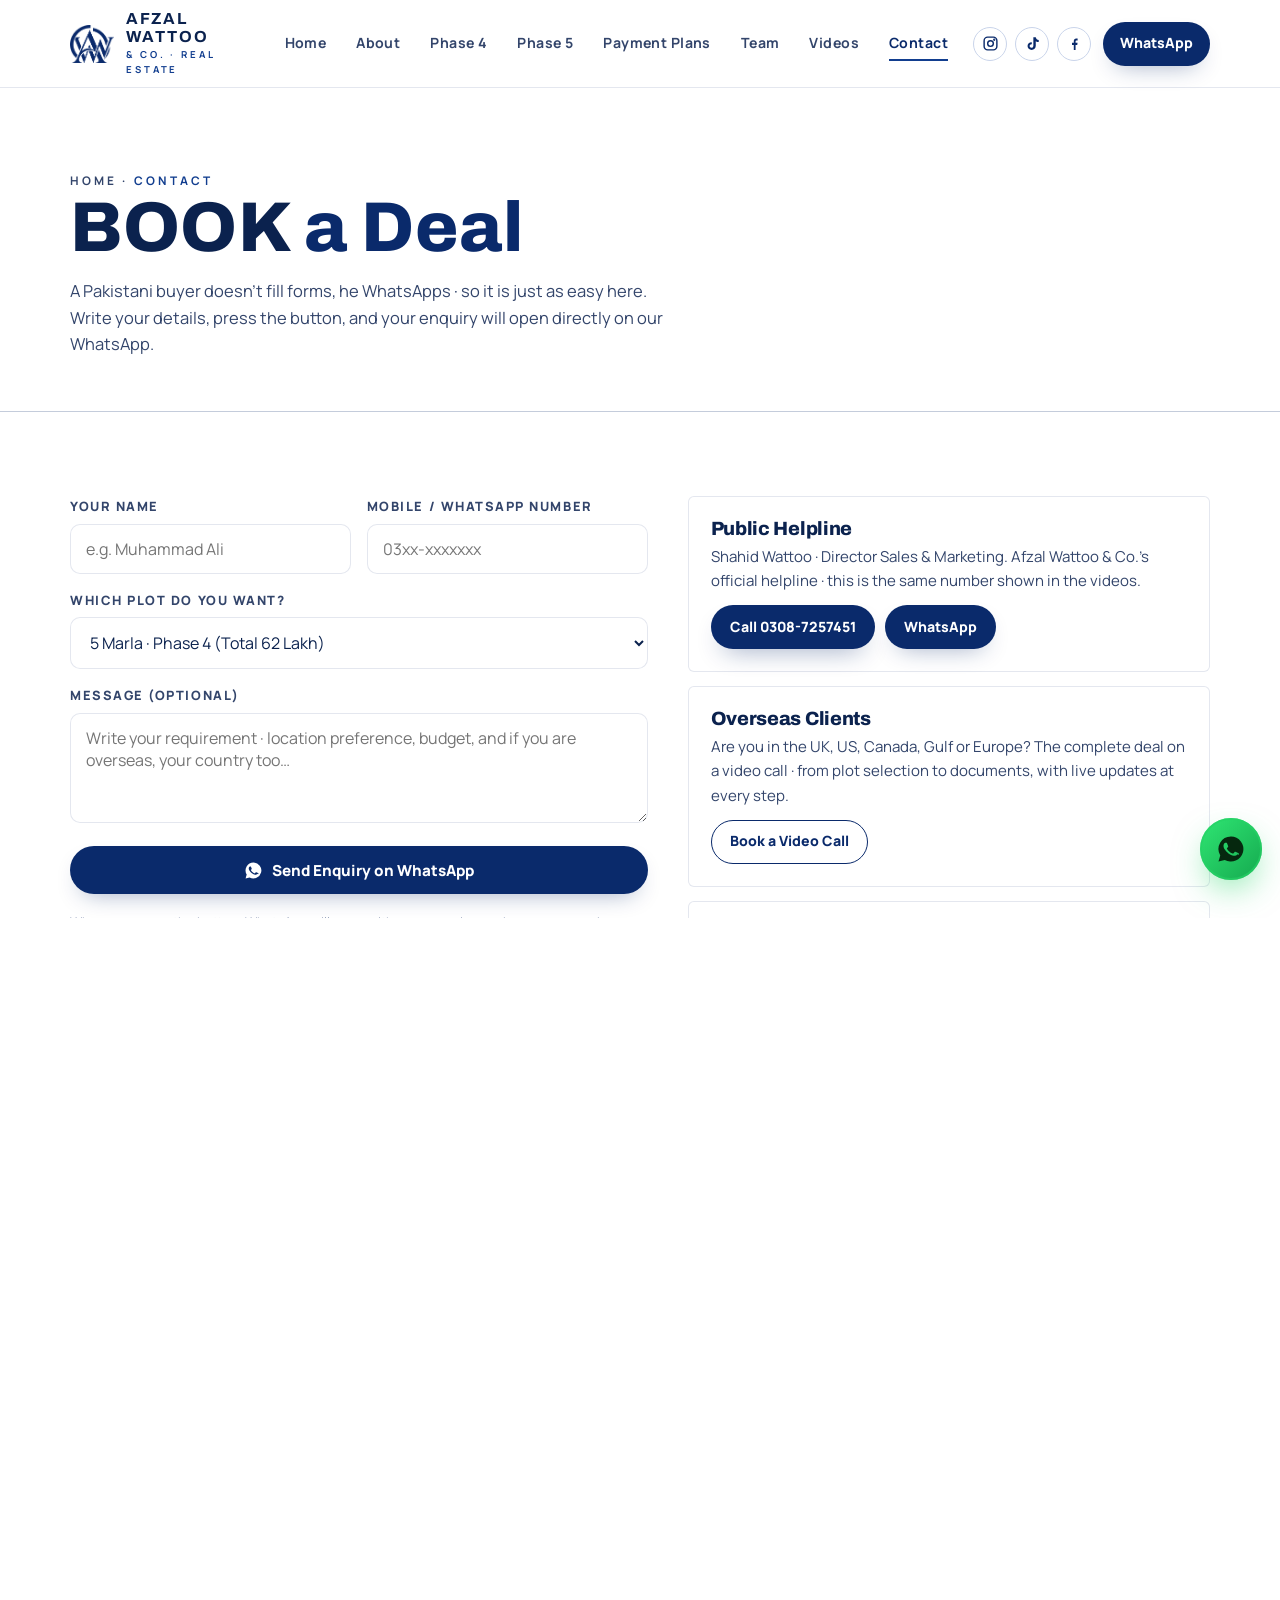
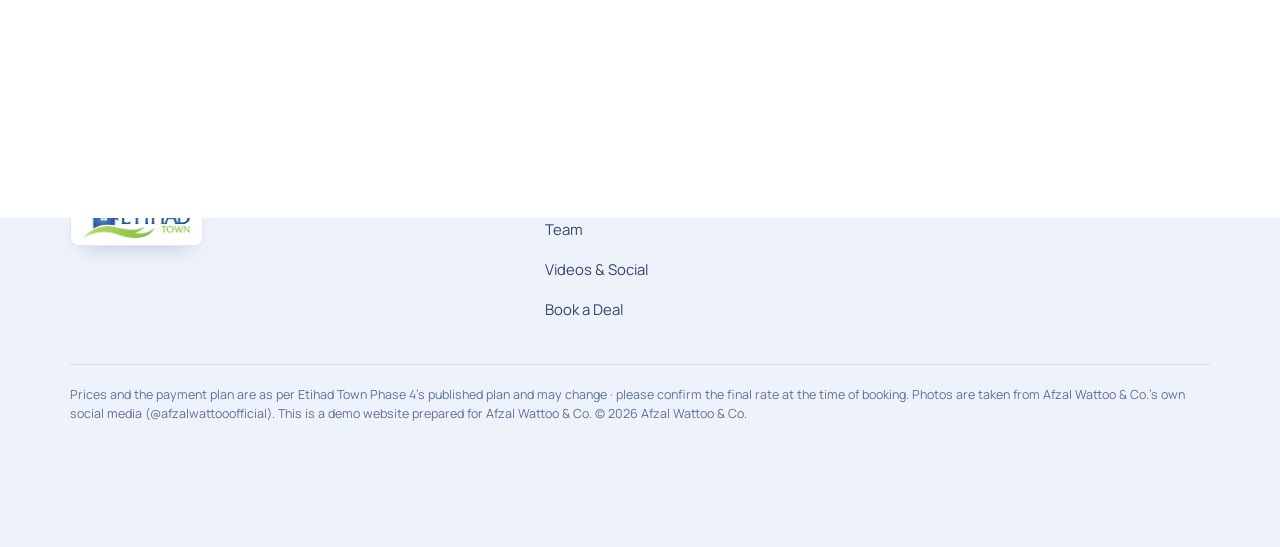
<file: contact.html>
<!doctype html>
<html lang="en">
<head>
<meta charset="utf-8" />
<meta name="viewport" content="width=device-width, initial-scale=1, viewport-fit=cover" />
<meta name="color-scheme" content="light" />
<meta name="description" content="Afzal Wattoo & Co. · Etihad Town Phase 4 Specialist, Lahore. Plots on a 3-year easy installment plan. The face overseas Pakistanis trust." />
<link rel="icon" href="data:," />
<title>Contact · Book a Deal · Afzal Wattoo &amp; Co.</title>
<link rel="preconnect" href="https://fonts.googleapis.com" />
<link rel="preconnect" href="https://fonts.gstatic.com" crossorigin />
<link href="https://fonts.googleapis.com/css2?family=Archivo:wght@600;700;800;900&family=Manrope:wght@400;500;600;700;800&display=swap" rel="stylesheet" />
<link rel="stylesheet" href="assets/styles.css" />
<script>
/* Preloader: show only on the first page a visitor opens in a tab session */
try {
  if (window.sessionStorage && sessionStorage.getItem("aw_pre_seen")) {
    document.documentElement.classList.add("no-pre");
  } else if (window.sessionStorage) {
    sessionStorage.setItem("aw_pre_seen", "1");
  }
} catch (e) { /* storage unavailable (e.g. private mode): preloader shows and dismisses normally */ }
</script>
</head>
<body>

<!-- Preloader -->
<div id="preloader" aria-hidden="true">
  <img class="pl-mono" style="width:104px;height:auto" src="[data-uri]" alt="">
  <div class="pl-name">Afzal Wattoo</div>
  <div class="pl-sub">&amp; Co. · Lahore</div>
</div>

<!-- Page transition wipe -->
<div id="wipe" aria-hidden="true"><span class="wipe-mono"><img class="wipe-img" style="width:84px;height:auto;display:block" src="[data-uri]" alt=""></span></div>

<!-- Header -->
<header class="topbar">
  <div class="topbar-in">
    <a class="brand" href="index.html" data-nav aria-label="Afzal Wattoo and Co · home">
      <img class="mono-img" style="width:44px;height:44px;object-fit:contain;display:block" src="[data-uri]" alt="Afzal Wattoo and Co. monogram">
      <span><b>AFZAL WATTOO</b><small>&amp; Co. · Real Estate</small></span>
    </a>
    <nav class="topnav" aria-label="Main">
      <a href="index.html" data-nav data-route="home">Home</a>
      <a href="about.html" data-nav data-route="about">About</a>
      <a href="etihad-town-phase-4.html" data-nav data-route="phase4">Phase 4</a>
      <a href="etihad-town-phase-5.html" data-nav data-route="phase5">Phase 5</a>
      <a href="payment-plans.html" data-nav data-route="plans">Payment Plans</a>
      <a href="team.html" data-nav data-route="team">Team</a>
      <a href="videos.html" data-nav data-route="videos">Videos</a>
      <a href="contact.html" data-nav data-route="contact">Contact</a>
    </nav>
    <span class="hsocial"><a href="https://www.instagram.com/afzalwattooofficial" target="_blank" rel="noopener" aria-label="Instagram"><svg viewBox="0 0 24 24" fill="none" stroke="currentColor" stroke-width="2"><rect x="3" y="3" width="18" height="18" rx="5"/><circle cx="12" cy="12" r="4"/><circle cx="17.3" cy="6.7" r="0.6" fill="currentColor"/></svg></a><a href="https://www.tiktok.com/@afzalwattooofficial" target="_blank" rel="noopener" aria-label="TikTok"><svg viewBox="0 0 24 24" fill="currentColor"><path d="M16.6 3c.4 2.3 1.9 3.8 4.2 4v3c-1.6 0-3-.5-4.2-1.3v6.6c0 3.4-2.6 5.7-5.9 5.7-3.1 0-5.7-2.4-5.7-5.5 0-3.2 2.7-5.6 6-5.4v3.1c-1.6-.3-3 .8-3 2.3 0 1.4 1.1 2.4 2.5 2.4 1.6 0 2.7-1.1 2.7-2.9V3h3.2z"/></svg></a><a href="https://www.facebook.com/afzalwattooofficial" target="_blank" rel="noopener" aria-label="Facebook"><svg viewBox="0 0 24 24" fill="currentColor"><path d="M13.5 21v-7h2.4l.4-3h-2.8V9.1c0-.9.3-1.5 1.6-1.5h1.3V4.9c-.3 0-1.1-.1-2-.1-2 0-3.4 1.2-3.4 3.5V11H8.5v3h2.5v7h2.5z"/></svg></a></span>
    <a class="btn btn-wa" href="https://wa.me/923087257451?text=Hello%20Afzal%2C%20I%20need%20details%20about%20a%20plot%20in%20Etihad%20Town%20Phase%204." target="_blank" rel="noopener">WhatsApp</a>
    <button class="burger" id="burger" aria-label="Open menu" aria-expanded="false" aria-controls="mmenu"><span></span><span></span><span></span></button>
  </div>
</header>

<!-- Mobile menu -->
<div class="mmenu" id="mmenu" aria-hidden="true">
  <a class="mlink" href="index.html" data-nav data-route="home"><i>01</i>Home</a>
  <a class="mlink" href="about.html" data-nav data-route="about"><i>02</i>About Afzal</a>
  <a class="mlink" href="etihad-town-phase-4.html" data-nav data-route="phase4"><i>03</i>Etihad Town Phase 4</a>
  <a class="mlink" href="etihad-town-phase-5.html" data-nav data-route="phase5"><i>04</i>Etihad Town Phase 5</a>
  <a class="mlink" href="payment-plans.html" data-nav data-route="plans"><i>05</i>Payment Plans</a>
  <a class="mlink" href="team.html" data-nav data-route="team"><i>06</i>Team</a>
  <a class="mlink" href="videos.html" data-nav data-route="videos"><i>07</i>Videos &amp; Social</a>
  <a class="mlink" href="contact.html" data-nav data-route="contact"><i>08</i>Book a Deal</a>
  <div class="m-cta">
    <a class="btn btn-wa" href="https://wa.me/923087257451?text=Hello%20Afzal%2C%20I%20need%20details%20about%20a%20plot%20in%20Etihad%20Town%20Phase%204." target="_blank" rel="noopener">Deal on WhatsApp</a>
    <a class="btn btn-gold" href="tel:+923087257451">Call 0308-7257451</a>
  </div>
</div>

<main id="app">
<div class="page active" data-page="contact">
  <div class="pagehead">
    <div class="wrap">
      <p class="crumb">Home · <b>Contact</b></p>
      <h1>Book <em>a Deal</em></h1>
      <p>A Pakistani buyer doesn't fill forms, he WhatsApps · so it is just as easy here. Write your details, press the button, and your enquiry will open directly on our WhatsApp.</p>
    </div>
  </div>
  <section class="blk">
    <div class="wrap form-grid">
      <form id="deal-form" class="rv">
        <div class="frow">
          <div class="field"><label for="f-name">Your Name</label><input id="f-name" name="name" type="text" placeholder="e.g. Muhammad Ali" autocomplete="name" required /></div>
          <div class="field"><label for="f-phone">Mobile / WhatsApp Number</label><input id="f-phone" name="phone" type="tel" placeholder="03xx-xxxxxxx" autocomplete="tel" required /></div>
        </div>
        <div class="field">
          <label for="f-size">Which Plot Do You Want?</label>
          <select id="f-size" name="size">
            <option value="5 Marla">5 Marla · Phase 4 (Total 62 Lakh)</option>
            <option value="10 Marla">10 Marla · Phase 4 (Total 1.10 Crore)</option>
            <option value="1 Kanal">1 Kanal · Phase 4 (Total 2.05 Crore)</option>
            <option value="2 Kanal">2 Kanal · Phase 4 (Total 3.90 Crore)</option>
            <option value="Commercial 4/5 Marla">Commercial · 4 / 5 Marla</option>
            <option value="Phase 5 Waiting List">Phase 5 · Waiting List</option>
            <option value="General Enquiry">General Enquiry</option>
          </select>
        </div>
        <div class="field">
          <label for="f-msg">Message (Optional)</label>
          <textarea id="f-msg" name="message" placeholder="Write your requirement · location preference, budget, and if you are overseas, your country too…"></textarea>
        </div>
        <button class="btn btn-wa" type="submit" style="width:100%">
          <svg width="19" height="19" viewBox="0 0 24 24" fill="currentColor" aria-hidden="true"><path d="M12 2a10 10 0 0 0-8.6 15.1L2 22l5-1.3A10 10 0 1 0 12 2zm5.2 14.2c-.2.6-1.3 1.2-1.8 1.2-.5.1-1 .2-3.4-.7-2.9-1.2-4.7-4.1-4.9-4.3-.1-.2-1.1-1.5-1.1-2.9s.7-2 1-2.3c.2-.3.5-.3.7-.3h.5c.2 0 .4 0 .6.5l.9 2.1c.1.2.1.4 0 .6l-.4.6-.4.5c-.1.1-.3.3-.1.6.2.3.8 1.4 1.8 2.2 1.2 1.1 2.3 1.5 2.6 1.6.3.1.5.1.7-.1l1-1.2c.2-.3.4-.2.7-.1l2.1 1c.3.2.5.3.6.4 0 .1 0 .7-.2 1.2z"/></svg>
          Send Enquiry on WhatsApp
        </button>
        <p class="plan-note">When you press the button, WhatsApp will open with your enquiry ready as a prepared message to send to our number · you will press send yourself.</p>
      </form>
      <div class="contact-cards rv rv-d1">
        <div class="ccard">
          <h3>Public Helpline</h3>
          <p>Shahid Wattoo · Director Sales &amp; Marketing. Afzal Wattoo &amp; Co.'s official helpline · this is the same number shown in the videos.</p>
          <div style="display:flex;flex-wrap:wrap;gap:10px">
            <a class="btn btn-gold btn-sm" href="tel:+923087257451">Call 0308-7257451</a>
            <a class="btn btn-wa btn-sm" href="https://wa.me/923087257451" target="_blank" rel="noopener">WhatsApp</a>
          </div>
        </div>
        <div class="ccard">
          <h3>Overseas Clients</h3>
          <p>Are you in the UK, US, Canada, Gulf or Europe? The complete deal on a video call · from plot selection to documents, with live updates at every step.</p>
          <a class="btn btn-ghost btn-sm" href="https://wa.me/923087257451?text=I%20am%20from%20overseas%2C%20I%20need%20details%20about%20Phase%204%20on%20a%20video%20call." target="_blank" rel="noopener">Book a Video Call</a>
        </div>
        <div class="ccard">
          <h3>Follow on Social Media</h3>
          <p>Daily deals and rate updates come first on social media.</p>
          <div class="social-links">
            <a class="soc" href="https://www.instagram.com/afzalwattooofficial" target="_blank" rel="noopener">Instagram</a>
            <a class="soc" href="https://www.tiktok.com/@afzalwattooofficial" target="_blank" rel="noopener">TikTok</a>
            <a class="soc" href="https://www.facebook.com/afzalwattooofficial" target="_blank" rel="noopener">Facebook</a>
          </div>
        </div>
      </div>
    </div>
    <div class="wrap">
      <div class="office-card rv">
        <div class="oc-mono">AW</div>
        <h3>AFZAL WATTOO &amp; CO.</h3>
        <p>Dark wall, gold letters · that is our identity. Etihad Town Phase 4 specialist, Lahore. One name for plots, files and the best deals.</p>
        <div style="display:flex;flex-wrap:wrap;gap:12px;justify-content:center;margin-top:22px">
          <a class="btn btn-wa" href="https://wa.me/923087257451" target="_blank" rel="noopener">WhatsApp</a>
          <a class="btn btn-ghost" href="payment-plans.html" data-nav>View Payment Plans →</a>
        </div>
      </div>
    </div>
  </section>
</div>
</main>

<!-- Footer -->
<footer>
  <div class="wrap">
    <div class="foot-grid">
      <div class="f-brand">
        <img class="mono-img" style="width:44px;height:44px;object-fit:contain;display:block" src="[data-uri]" alt="Afzal Wattoo and Co. monogram">
        <b>AFZAL WATTOO &amp; CO.</b>
        <p>Etihad Town Phase 4 Specialist · Lahore.<br />Senior Sales Director · Overseas Pakistanis' First Choice.</p>
        <span class="fsocial"><a href="https://www.instagram.com/afzalwattooofficial" target="_blank" rel="noopener" aria-label="Instagram"><svg viewBox="0 0 24 24" fill="none" stroke="currentColor" stroke-width="2"><rect x="3" y="3" width="18" height="18" rx="5"/><circle cx="12" cy="12" r="4"/><circle cx="17.3" cy="6.7" r="0.6" fill="currentColor"/></svg></a><a href="https://www.tiktok.com/@afzalwattooofficial" target="_blank" rel="noopener" aria-label="TikTok"><svg viewBox="0 0 24 24" fill="currentColor"><path d="M16.6 3c.4 2.3 1.9 3.8 4.2 4v3c-1.6 0-3-.5-4.2-1.3v6.6c0 3.4-2.6 5.7-5.9 5.7-3.1 0-5.7-2.4-5.7-5.5 0-3.2 2.7-5.6 6-5.4v3.1c-1.6-.3-3 .8-3 2.3 0 1.4 1.1 2.4 2.5 2.4 1.6 0 2.7-1.1 2.7-2.9V3h3.2z"/></svg></a><a href="https://www.facebook.com/afzalwattooofficial" target="_blank" rel="noopener" aria-label="Facebook"><svg viewBox="0 0 24 24" fill="currentColor"><path d="M13.5 21v-7h2.4l.4-3h-2.8V9.1c0-.9.3-1.5 1.6-1.5h1.3V4.9c-.3 0-1.1-.1-2-.1-2 0-3.4 1.2-3.4 3.5V11H8.5v3h2.5v7h2.5z"/></svg></a></span>
        <div class="foot-et"><span class="et-logo sm"><img src="[data-uri]" alt="Etihad Town · official logo" /></span></div>
      </div>
      <div>
        <h4>Pages</h4>
        <div class="foot-links">
          <a href="index.html" data-nav>Home</a>
          <a href="about.html" data-nav>About Afzal</a>
          <a href="etihad-town-phase-4.html" data-nav>Etihad Town Phase 4</a>
          <a href="etihad-town-phase-5.html" data-nav>Etihad Town Phase 5</a>
          <a href="payment-plans.html" data-nav>Payment Plans</a>
          <a href="team.html" data-nav>Team</a>
          <a href="videos.html" data-nav>Videos &amp; Social</a>
          <a href="contact.html" data-nav>Book a Deal</a>
        </div>
      </div>
      <div>
        <h4>Contact &amp; Social</h4>
        <div class="foot-links">
          <a href="tel:+923087257451">Call · 0308-7257451</a>
          <a href="https://wa.me/923087257451" target="_blank" rel="noopener">WhatsApp</a>
          <a href="https://www.instagram.com/afzalwattooofficial" target="_blank" rel="noopener">Instagram · @afzalwattooofficial</a>
          <a href="https://www.tiktok.com/@afzalwattooofficial" target="_blank" rel="noopener">TikTok · @afzalwattooofficial</a>
          <a href="https://www.facebook.com/afzalwattooofficial" target="_blank" rel="noopener">Facebook · Muhammad Afzal Wattoo</a>
        </div>
      </div>
    </div>
    <p class="disclaimer">Prices and the payment plan are as per Etihad Town Phase 4's published plan and may change · please confirm the final rate at the time of booking. Photos are taken from Afzal Wattoo &amp; Co.'s own social media (@afzalwattooofficial). This is a demo website prepared for Afzal Wattoo &amp; Co. © 2026 Afzal Wattoo &amp; Co.</p>
  </div>
</footer>

<!-- Sticky WhatsApp -->
<span class="wa-tip" id="wa-tip">Talk to Afzal's team →</span>
<a class="wa-float" href="https://wa.me/923087257451?text=Hello%2C%20I%20need%20details%20about%20Etihad%20Town%20Phase%204." target="_blank" rel="noopener" aria-label="Chat on WhatsApp">
  <svg viewBox="0 0 24 24" aria-hidden="true"><path d="M12 2a10 10 0 0 0-8.6 15.1L2 22l5-1.3A10 10 0 1 0 12 2zm5.2 14.2c-.2.6-1.3 1.2-1.8 1.2-.5.1-1 .2-3.4-.7-2.9-1.2-4.7-4.1-4.9-4.3-.1-.2-1.1-1.5-1.1-2.9s.7-2 1-2.3c.2-.3.5-.3.7-.3h.5c.2 0 .4 0 .6.5l.9 2.1c.1.2.1.4 0 .6l-.4.6-.4.5c-.1.1-.3.3-.1.6.2.3.8 1.4 1.8 2.2 1.2 1.1 2.3 1.5 2.6 1.6.3.1.5.1.7-.1l1-1.2c.2-.3.4-.2.7-.1l2.1 1c.3.2.5.3.6.4 0 .1 0 .7-.2 1.2z"/></svg>
</a>


<script src="https://cdnjs.cloudflare.com/ajax/libs/gsap/3.12.5/gsap.min.js"></script>
<script src="assets/app.js"></script>
</body>
</html>
</file>
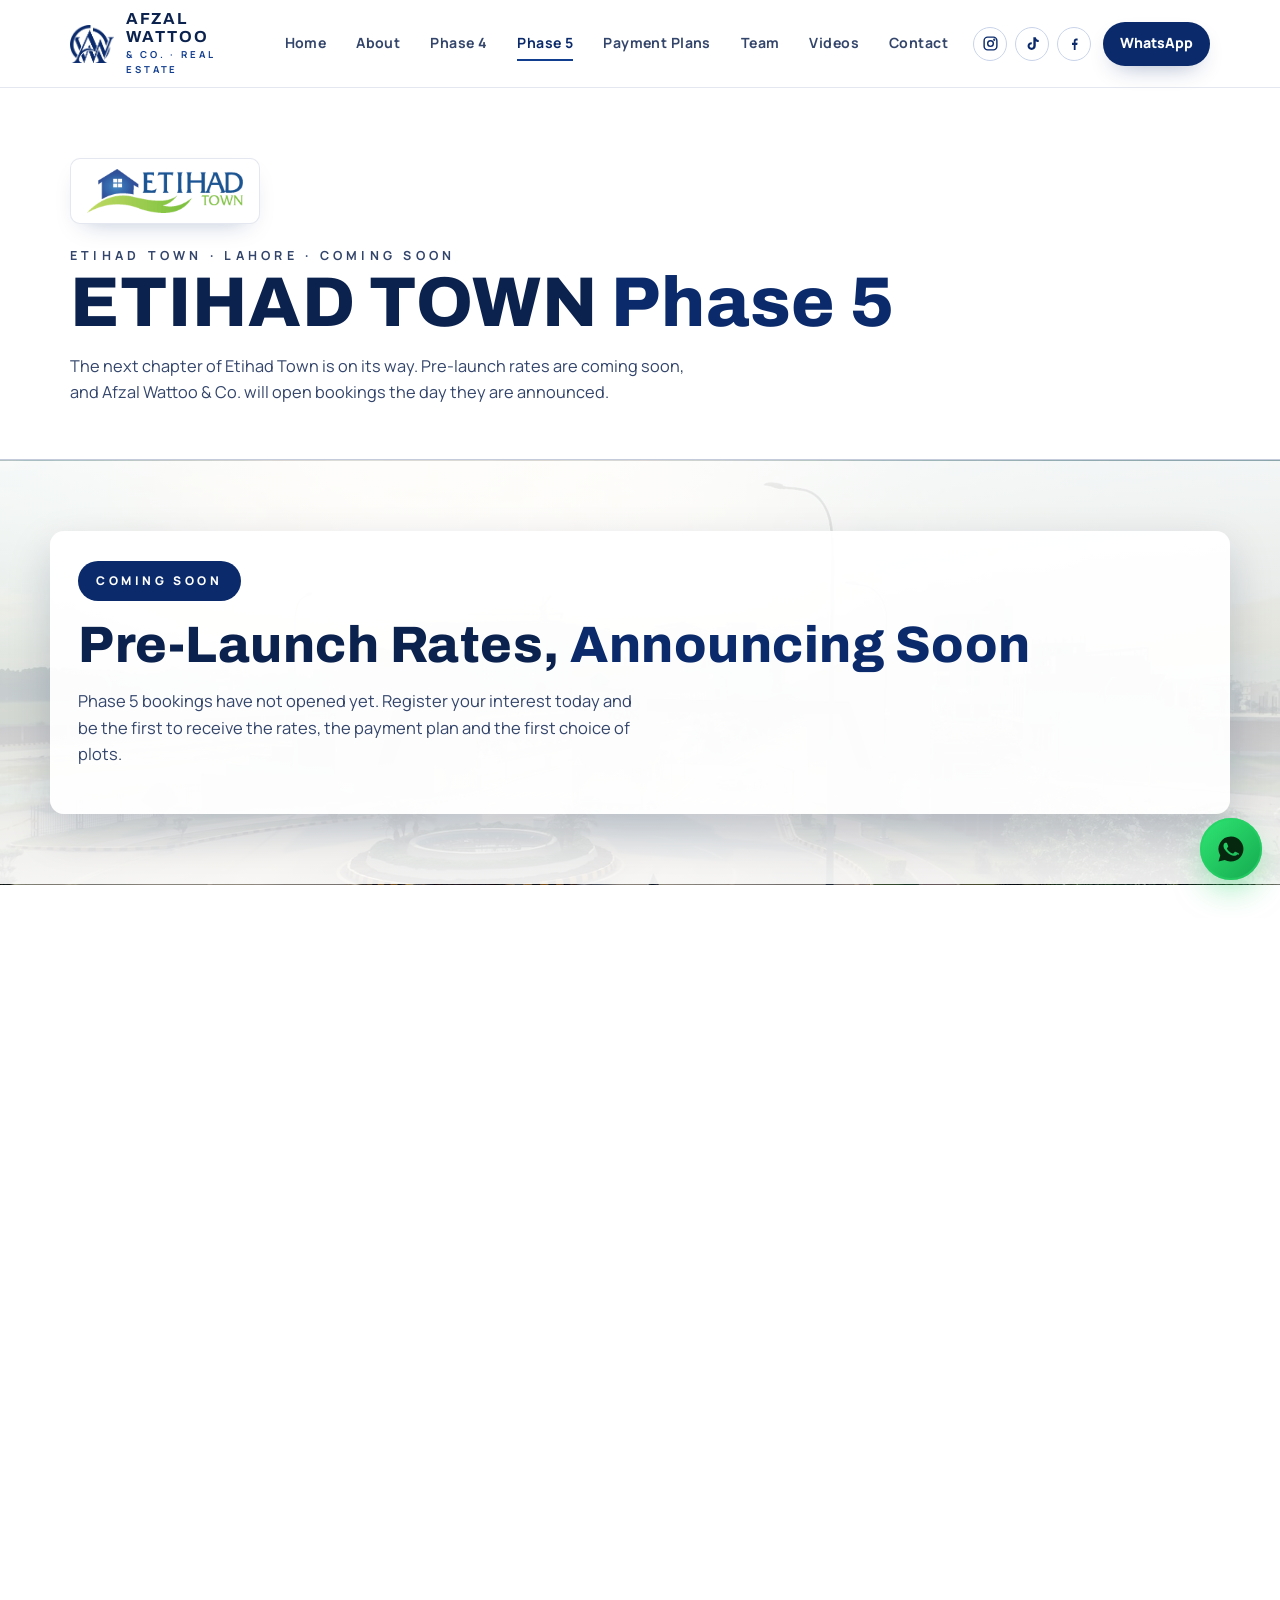
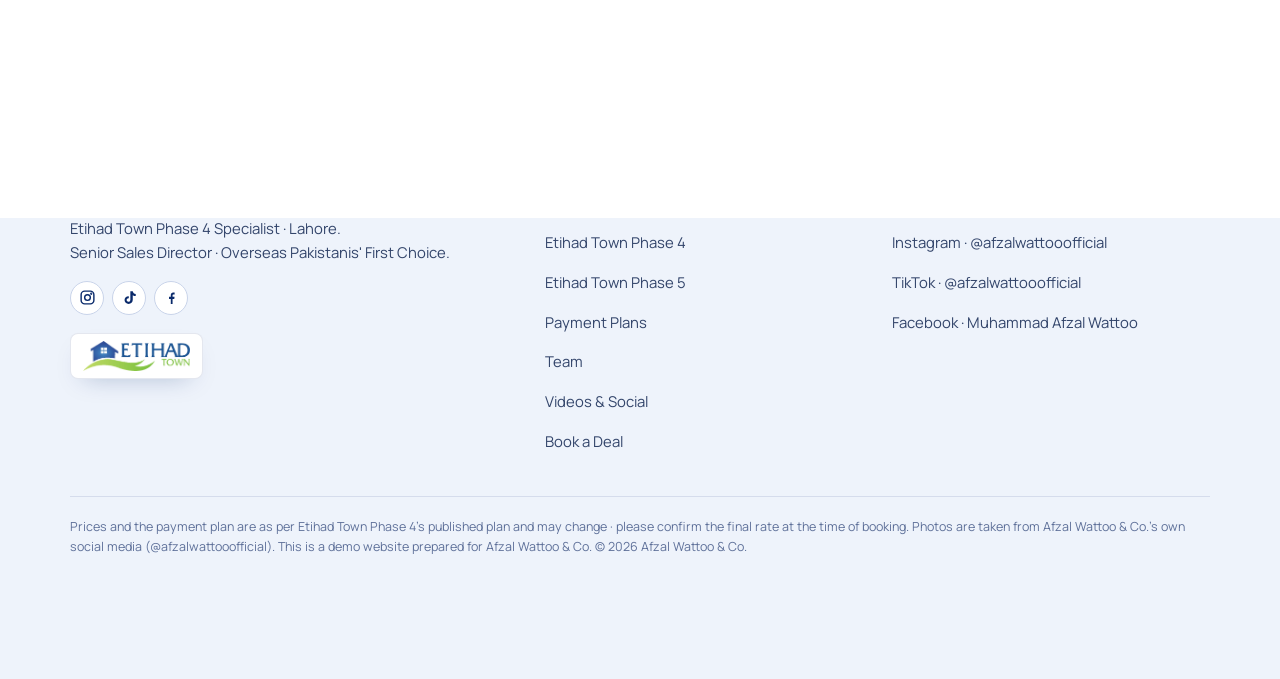
<file: etihad-town-phase-5.html>
<!doctype html>
<html lang="en">
<head>
<meta charset="utf-8" />
<meta name="viewport" content="width=device-width, initial-scale=1, viewport-fit=cover" />
<meta name="color-scheme" content="light" />
<meta name="description" content="Afzal Wattoo & Co. · Etihad Town Phase 5 Specialist, Lahore. Plots on a 3-year easy installment plan. The face overseas Pakistanis trust." />
<link rel="icon" href="data:," />
<title>Etihad Town Phase 5 · Coming Soon · Afzal Wattoo &amp; Co.</title>
<link rel="preconnect" href="https://fonts.googleapis.com" />
<link rel="preconnect" href="https://fonts.gstatic.com" crossorigin />
<link href="https://fonts.googleapis.com/css2?family=Archivo:wght@600;700;800;900&family=Manrope:wght@400;500;600;700;800&display=swap" rel="stylesheet" />
<link rel="stylesheet" href="assets/styles.css" />
<script>
/* Preloader: show only on the first page a visitor opens in a tab session */
try {
  if (window.sessionStorage && sessionStorage.getItem("aw_pre_seen")) {
    document.documentElement.classList.add("no-pre");
  } else if (window.sessionStorage) {
    sessionStorage.setItem("aw_pre_seen", "1");
  }
} catch (e) { /* storage unavailable (e.g. private mode): preloader shows and dismisses normally */ }
</script>
</head>
<body>

<!-- Preloader -->
<div id="preloader" aria-hidden="true">
  <img class="pl-mono" style="width:104px;height:auto" src="[data-uri]" alt="">
  <div class="pl-name">Afzal Wattoo</div>
  <div class="pl-sub">&amp; Co. · Lahore</div>
</div>

<!-- Page transition wipe -->
<div id="wipe" aria-hidden="true"><span class="wipe-mono"><img class="wipe-img" style="width:84px;height:auto;display:block" src="[data-uri]" alt=""></span></div>

<!-- Header -->
<header class="topbar">
  <div class="topbar-in">
    <a class="brand" href="index.html" data-nav aria-label="Afzal Wattoo and Co · home">
      <img class="mono-img" style="width:44px;height:44px;object-fit:contain;display:block" src="[data-uri]" alt="Afzal Wattoo and Co. monogram">
      <span><b>AFZAL WATTOO</b><small>&amp; Co. · Real Estate</small></span>
    </a>
    <nav class="topnav" aria-label="Main">
      <a href="index.html" data-nav data-route="home">Home</a>
      <a href="about.html" data-nav data-route="about">About</a>
      <a href="etihad-town-phase-4.html" data-nav data-route="phase4">Phase 4</a>
      <a href="etihad-town-phase-5.html" data-nav data-route="phase5">Phase 5</a>
      <a href="payment-plans.html" data-nav data-route="plans">Payment Plans</a>
      <a href="team.html" data-nav data-route="team">Team</a>
      <a href="videos.html" data-nav data-route="videos">Videos</a>
      <a href="contact.html" data-nav data-route="contact">Contact</a>
    </nav>
    <span class="hsocial"><a href="https://www.instagram.com/afzalwattooofficial" target="_blank" rel="noopener" aria-label="Instagram"><svg viewBox="0 0 24 24" fill="none" stroke="currentColor" stroke-width="2"><rect x="3" y="3" width="18" height="18" rx="5"/><circle cx="12" cy="12" r="4"/><circle cx="17.3" cy="6.7" r="0.6" fill="currentColor"/></svg></a><a href="https://www.tiktok.com/@afzalwattooofficial" target="_blank" rel="noopener" aria-label="TikTok"><svg viewBox="0 0 24 24" fill="currentColor"><path d="M16.6 3c.4 2.3 1.9 3.8 4.2 4v3c-1.6 0-3-.5-4.2-1.3v6.6c0 3.4-2.6 5.7-5.9 5.7-3.1 0-5.7-2.4-5.7-5.5 0-3.2 2.7-5.6 6-5.4v3.1c-1.6-.3-3 .8-3 2.3 0 1.4 1.1 2.4 2.5 2.4 1.6 0 2.7-1.1 2.7-2.9V3h3.2z"/></svg></a><a href="https://www.facebook.com/afzalwattooofficial" target="_blank" rel="noopener" aria-label="Facebook"><svg viewBox="0 0 24 24" fill="currentColor"><path d="M13.5 21v-7h2.4l.4-3h-2.8V9.1c0-.9.3-1.5 1.6-1.5h1.3V4.9c-.3 0-1.1-.1-2-.1-2 0-3.4 1.2-3.4 3.5V11H8.5v3h2.5v7h2.5z"/></svg></a></span>
    <a class="btn btn-wa" href="https://wa.me/923087257451?text=Hello%20Afzal%2C%20I%20need%20details%20about%20a%20plot%20in%20Etihad%20Town%20Phase%204." target="_blank" rel="noopener">WhatsApp</a>
    <button class="burger" id="burger" aria-label="Open menu" aria-expanded="false" aria-controls="mmenu"><span></span><span></span><span></span></button>
  </div>
</header>

<!-- Mobile menu -->
<div class="mmenu" id="mmenu" aria-hidden="true">
  <a class="mlink" href="index.html" data-nav data-route="home"><i>01</i>Home</a>
  <a class="mlink" href="about.html" data-nav data-route="about"><i>02</i>About Afzal</a>
  <a class="mlink" href="etihad-town-phase-4.html" data-nav data-route="phase4"><i>03</i>Etihad Town Phase 4</a>
  <a class="mlink" href="etihad-town-phase-5.html" data-nav data-route="phase5"><i>04</i>Etihad Town Phase 5</a>
  <a class="mlink" href="payment-plans.html" data-nav data-route="plans"><i>05</i>Payment Plans</a>
  <a class="mlink" href="team.html" data-nav data-route="team"><i>06</i>Team</a>
  <a class="mlink" href="videos.html" data-nav data-route="videos"><i>07</i>Videos &amp; Social</a>
  <a class="mlink" href="contact.html" data-nav data-route="contact"><i>08</i>Book a Deal</a>
  <div class="m-cta">
    <a class="btn btn-wa" href="https://wa.me/923087257451?text=Hello%20Afzal%2C%20I%20need%20details%20about%20a%20plot%20in%20Etihad%20Town%20Phase%204." target="_blank" rel="noopener">Deal on WhatsApp</a>
    <a class="btn btn-gold" href="tel:+923087257451">Call 0308-7257451</a>
  </div>
</div>

<main id="app">
<div class="page active" data-page="phase5">
  <div class="pagehead">
    <div class="wrap">
      <div class="phead-et"><span class="et-logo"><img src="[data-uri]" alt="Etihad Town · official logo" /></span></div>
      <p class="kicker">Etihad Town · Lahore · Coming Soon</p>
      <h1 class="sec-title">Etihad Town <em>Phase 5</em></h1>
      <p class="sec-sub">The next chapter of Etihad Town is on its way. Pre-launch rates are coming soon, and Afzal Wattoo &amp; Co. will open bookings the day they are announced.</p>
    </div>
  </div>
  <div class="phase-hero">
    <div class="wrap">
      <span class="soon-plate">COMING SOON</span>
      <h2 class="sec-title">Pre-Launch Rates, <em>Announcing Soon</em></h2>
      <p style="max-width:560px;color:var(--muted)">Phase 5 bookings have not opened yet. Register your interest today and be the first to receive the rates, the payment plan and the first choice of plots.</p>
    </div>
  </div>
  <section class="blk">
    <div class="wrap">
      <div class="p5-grid">
        <div class="p5-card"><h3>Rates Coming Soon</h3><p>The official pre-launch rates and payment plan will be announced by Etihad Town very soon. Registered buyers get them first, on WhatsApp.</p></div>
        <div class="p5-card"><h3>First Choice of Plots</h3><p>When bookings open, the best files and plots go first. An early registration puts your name at the front of the line with Afzal's team.</p></div>
        <div class="p5-card"><h3>Overseas Desk</h3><p>Booking from abroad? Everything is handled on WhatsApp and video call, with the same team that serves Phase 4 buyers in 20+ countries.</p></div>
      </div>
    </div>
  </section>
  <section class="band">
    <div class="wrap band-in">
      <div>
        <p class="kicker light">Etihad Town Phase 5</p>
        <h2>Register Your Interest Today</h2>
        <p>Send one WhatsApp message and the team will keep you first on the list for rates, plans and booking day.</p>
      </div>
      <div class="band-cta">
        <a class="btn btn-wa" href="https://wa.me/923087257451?text=Hello%20Afzal%2C%20I%20want%20to%20register%20my%20interest%20in%20Etihad%20Town%20Phase%205.%20Please%20send%20me%20the%20pre-launch%20rates%20when%20they%20open." target="_blank" rel="noopener">Register on WhatsApp</a>
        <a class="btn btn-ghost" href="etihad-town-phase-4.html" data-nav>See Phase 4 →</a>
      </div>
    </div>
  </section>
</div>
</main>
<footer>
  <div class="wrap">
    <div class="foot-grid">
      <div class="f-brand">
        <img class="mono-img" style="width:44px;height:44px;object-fit:contain;display:block" src="[data-uri]" alt="Afzal Wattoo and Co. monogram">
        <b>AFZAL WATTOO &amp; CO.</b>
        <p>Etihad Town Phase 4 Specialist · Lahore.<br />Senior Sales Director · Overseas Pakistanis' First Choice.</p>
        <span class="fsocial"><a href="https://www.instagram.com/afzalwattooofficial" target="_blank" rel="noopener" aria-label="Instagram"><svg viewBox="0 0 24 24" fill="none" stroke="currentColor" stroke-width="2"><rect x="3" y="3" width="18" height="18" rx="5"/><circle cx="12" cy="12" r="4"/><circle cx="17.3" cy="6.7" r="0.6" fill="currentColor"/></svg></a><a href="https://www.tiktok.com/@afzalwattooofficial" target="_blank" rel="noopener" aria-label="TikTok"><svg viewBox="0 0 24 24" fill="currentColor"><path d="M16.6 3c.4 2.3 1.9 3.8 4.2 4v3c-1.6 0-3-.5-4.2-1.3v6.6c0 3.4-2.6 5.7-5.9 5.7-3.1 0-5.7-2.4-5.7-5.5 0-3.2 2.7-5.6 6-5.4v3.1c-1.6-.3-3 .8-3 2.3 0 1.4 1.1 2.4 2.5 2.4 1.6 0 2.7-1.1 2.7-2.9V3h3.2z"/></svg></a><a href="https://www.facebook.com/afzalwattooofficial" target="_blank" rel="noopener" aria-label="Facebook"><svg viewBox="0 0 24 24" fill="currentColor"><path d="M13.5 21v-7h2.4l.4-3h-2.8V9.1c0-.9.3-1.5 1.6-1.5h1.3V4.9c-.3 0-1.1-.1-2-.1-2 0-3.4 1.2-3.4 3.5V11H8.5v3h2.5v7h2.5z"/></svg></a></span>
        <div class="foot-et"><span class="et-logo sm"><img src="[data-uri]" alt="Etihad Town · official logo" /></span></div>
      </div>
      <div>
        <h4>Pages</h4>
        <div class="foot-links">
          <a href="index.html" data-nav>Home</a>
          <a href="about.html" data-nav>About Afzal</a>
          <a href="etihad-town-phase-4.html" data-nav>Etihad Town Phase 4</a>
          <a href="etihad-town-phase-5.html" data-nav>Etihad Town Phase 5</a>
          <a href="payment-plans.html" data-nav>Payment Plans</a>
          <a href="team.html" data-nav>Team</a>
          <a href="videos.html" data-nav>Videos &amp; Social</a>
          <a href="contact.html" data-nav>Book a Deal</a>
        </div>
      </div>
      <div>
        <h4>Contact &amp; Social</h4>
        <div class="foot-links">
          <a href="tel:+923087257451">Call · 0308-7257451</a>
          <a href="https://wa.me/923087257451" target="_blank" rel="noopener">WhatsApp</a>
          <a href="https://www.instagram.com/afzalwattooofficial" target="_blank" rel="noopener">Instagram · @afzalwattooofficial</a>
          <a href="https://www.tiktok.com/@afzalwattooofficial" target="_blank" rel="noopener">TikTok · @afzalwattooofficial</a>
          <a href="https://www.facebook.com/afzalwattooofficial" target="_blank" rel="noopener">Facebook · Muhammad Afzal Wattoo</a>
        </div>
      </div>
    </div>
    <p class="disclaimer">Prices and the payment plan are as per Etihad Town Phase 4's published plan and may change · please confirm the final rate at the time of booking. Photos are taken from Afzal Wattoo &amp; Co.'s own social media (@afzalwattooofficial). This is a demo website prepared for Afzal Wattoo &amp; Co. © 2026 Afzal Wattoo &amp; Co.</p>
  </div>
</footer>

<!-- Sticky WhatsApp -->
<span class="wa-tip" id="wa-tip">Talk to Afzal's team →</span>
<a class="wa-float" href="https://wa.me/923087257451?text=Hello%2C%20I%20need%20details%20about%20Etihad%20Town%20Phase%204." target="_blank" rel="noopener" aria-label="Chat on WhatsApp">
  <svg viewBox="0 0 24 24" aria-hidden="true"><path d="M12 2a10 10 0 0 0-8.6 15.1L2 22l5-1.3A10 10 0 1 0 12 2zm5.2 14.2c-.2.6-1.3 1.2-1.8 1.2-.5.1-1 .2-3.4-.7-2.9-1.2-4.7-4.1-4.9-4.3-.1-.2-1.1-1.5-1.1-2.9s.7-2 1-2.3c.2-.3.5-.3.7-.3h.5c.2 0 .4 0 .6.5l.9 2.1c.1.2.1.4 0 .6l-.4.6-.4.5c-.1.1-.3.3-.1.6.2.3.8 1.4 1.8 2.2 1.2 1.1 2.3 1.5 2.6 1.6.3.1.5.1.7-.1l1-1.2c.2-.3.4-.2.7-.1l2.1 1c.3.2.5.3.6.4 0 .1 0 .7-.2 1.2z"/></svg>
</a>


<script src="https://cdnjs.cloudflare.com/ajax/libs/gsap/3.12.5/gsap.min.js"></script>
<script src="assets/app.js"></script>
</body>
</html>
</file>
<file: assets/styles.css>
:root{
  --bg:#ffffff; --bg2:#eef3fb; --panel:#ffffff; --panel2:#f2f6fd;
  --gold:#123E8F; --gold2:#0A2A6B; --gold-dim:#3A5BA8;
  --ink:#0B224E; --muted:#33456B; --faint:#5E7099;
  --line:rgba(10,42,107,.24); --line-soft:rgba(10,42,107,.11);
  --wa:#25d366;
  --serif:"Archivo","Manrope",system-ui,sans-serif;
  --sans:"Manrope",system-ui,-apple-system,"Segoe UI",sans-serif;
  --r:6px;
}
*{box-sizing:border-box}
html{scroll-behavior:smooth}
body{margin:0;background:var(--bg);color:var(--ink);font-family:var(--sans);font-size:16.5px;line-height:1.6;-webkit-font-smoothing:antialiased;overflow-x:hidden}
img{max-width:100%;display:block}
a{color:inherit}
button,[role="button"],select,summary,input,textarea{min-height:2.75rem}
::selection{background:#0A2A6B;color:#fff}
h1,h2,h3{font-family:var(--serif);font-weight:800;line-height:1.04;margin:0;letter-spacing:-.015em}
.wrap{max-width:1180px;margin:0 auto;padding:0 20px}
.kicker{font-size:.78rem;letter-spacing:.34em;text-transform:uppercase;color:var(--gold);font-weight:700;margin:0 0 14px}
.sec-title{font-size:clamp(2rem,5.4vw,3.2rem);letter-spacing:.01em}
.sec-title em{font-style:normal;color:var(--gold2)}
.sec-sub{color:var(--muted);max-width:640px;margin:14px 0 0;font-size:1.02rem}
.gold-rule{width:64px;height:3px;background:#0A2A6B;margin-top:22px}
.blk{padding:84px 0;position:relative}

/* ---------- Preloader ---------- */
#preloader{position:fixed;inset:0;z-index:300;background:#ffffff;display:flex;flex-direction:column;align-items:center;justify-content:center;gap:18px;transition:opacity .7s ease,visibility .7s}
#preloader.done{opacity:0;visibility:hidden}
#preloader svg{width:120px;height:120px}
#preloader .draw{stroke:var(--gold);stroke-width:2.4;fill:none;stroke-dasharray:600;stroke-dashoffset:600;animation:draw 1.5s ease forwards}
#preloader .draw2{animation-delay:.3s}
@keyframes draw{to{stroke-dashoffset:0}}
#preloader .pl-name{font-family:var(--serif);letter-spacing:.42em;font-size:.95rem;color:var(--gold2);text-transform:uppercase;opacity:0;animation:fadein .8s ease .85s forwards}
#preloader .pl-sub{font-size:.68rem;letter-spacing:.3em;color:var(--faint);text-transform:uppercase;opacity:0;animation:fadein .8s ease 1.1s forwards}
@keyframes fadein{to{opacity:1}}
/* Preloader safety net: CSS fallback so it can never stay stuck, even if JS fails (fully faded by ~4.6s) */
@keyframes pl-kill{to{opacity:0;visibility:hidden}}
#preloader{animation:pl-kill .6s ease 4s forwards}
/* Repeat page views within the same tab session: preloader suppressed (flag set by the inline head script) */
html.no-pre #preloader{display:none!important;animation:none}

/* ---------- Page transition wipe ---------- */
#wipe{position:fixed;inset:0;z-index:250;background:#ffffff;transform:translateY(102%);display:flex;align-items:center;justify-content:center;pointer-events:none}
#wipe .wipe-mono{font-family:var(--serif);font-size:3rem;font-weight:900;color:#0A2A6B;letter-spacing:.06em;opacity:0}
#wipe.run{animation:wipe 0.95s cubic-bezier(.7,0,.2,1) forwards}
#wipe.run .wipe-mono{animation:wipe-mono .95s ease forwards}
@keyframes wipe{0%{transform:translateY(102%)}38%,42%{transform:translateY(0)}100%{transform:translateY(-102%)}}
@keyframes wipe-mono{0%,100%{opacity:0}40%,60%{opacity:1}}

/* ---------- Pages (routes) ---------- */
.page{display:none}
.page.active{display:block;animation:pageIn .65s cubic-bezier(.2,.65,.25,1) both}
@keyframes pageIn{from{opacity:0;transform:translateY(26px)}to{opacity:1;transform:none}}
.pagehead{padding:158px 0 54px;background:var(--bg);border-bottom:1px solid var(--line)}
.pagehead h1{font-size:clamp(2.5rem,7.5vw,4.4rem);text-transform:uppercase;letter-spacing:.01em}
.pagehead h1 em{color:var(--gold2);font-style:normal;text-transform:none}
.pagehead p{color:var(--muted);max-width:620px;margin:14px 0 0}
.crumb{font-size:.74rem;letter-spacing:.26em;text-transform:uppercase;color:var(--faint);font-weight:700;margin-bottom:16px}
.crumb b{color:var(--gold)}

/* ---------- Top bar / nav ---------- */
.topbar{position:fixed;top:0;left:0;right:0;z-index:120;background:rgba(255,255,255,.92);backdrop-filter:blur(14px);-webkit-backdrop-filter:blur(14px);border-bottom:1px solid var(--line-soft)}
.topbar-in{display:flex;align-items:center;justify-content:space-between;gap:12px;padding:10px 20px;max-width:1180px;margin:0 auto}
.brand{display:flex;align-items:center;gap:12px;text-decoration:none;min-height:44px}
.mono{width:44px;height:44px;flex:0 0 44px;border:2px solid #0A2A6B;display:grid;place-items:center;font-family:var(--serif);font-weight:900;color:#0A2A6B;font-size:1.05rem;background:#fff;box-shadow:inset 0 0 0 3px #fff,inset 0 0 0 4px rgba(10,42,107,.35)}
.brand b{font-family:var(--serif);font-size:1rem;letter-spacing:.13em;display:block;line-height:1.15}
.brand small{font-size:.6rem;letter-spacing:.3em;color:var(--gold);text-transform:uppercase;display:block;font-weight:700}
.topnav{display:none;gap:4px}
.topnav a{text-decoration:none;font-size:.88rem;font-weight:700;color:var(--muted);letter-spacing:.03em;padding:11px 13px;border-radius:8px;position:relative}
.topnav a::after{content:"";position:absolute;left:13px;right:13px;bottom:5px;height:2px;background:var(--gold);transform:scaleX(0);transition:transform .3s;transform-origin:left}
.topnav a:hover{color:var(--gold2)}
.topnav a.on{color:var(--gold2)}
.topnav a.on::after{transform:scaleX(1)}
.btn{display:inline-flex;align-items:center;justify-content:center;gap:9px;text-decoration:none;font-weight:800;font-size:.95rem;border-radius:999px;padding:12px 24px;border:1px solid transparent;cursor:pointer;transition:transform .25s ease,box-shadow .25s ease,background .25s;min-height:48px;font-family:var(--sans)}
.btn:active{transform:scale(.97)}
.btn-wa{background:#0A2A6B;color:#fff;box-shadow:0 10px 24px -12px rgba(10,42,107,.45)}
.btn-wa:hover{transform:translateY(-2px);background:#16387A;box-shadow:0 16px 30px -12px rgba(10,42,107,.5)}
.btn-gold{background:#0A2A6B;color:#fff;box-shadow:0 12px 26px -12px rgba(10,42,107,.45)}
.btn-gold:hover{transform:translateY(-2px);background:#16387A}
.btn-ghost{border-color:#0A2A6B;color:#0A2A6B;background:#fff}
.btn-ghost:hover{background:#0A2A6B;color:#fff}
.btn-sm{padding:9px 18px;min-height:44px;font-size:.88rem}
.topbar .btn-wa{padding:9px 16px;min-height:44px;font-size:.88rem}
.burger{display:grid;place-items:center;width:46px;height:46px;border:1px solid var(--line);border-radius:10px;background:var(--panel);cursor:pointer;padding:0}
.burger span{display:block;width:20px;height:2px;background:var(--gold2);margin:2.5px auto;transition:.3s}
.burger.open span:nth-child(1){transform:translateY(7px) rotate(45deg)}
.burger.open span:nth-child(2){opacity:0}
.burger.open span:nth-child(3){transform:translateY(-7px) rotate(-45deg)}
.mmenu{position:fixed;inset:0;z-index:110;background:rgba(255,255,255,.98);backdrop-filter:blur(10px);padding:110px 26px 40px;transform:translateY(-104%);transition:transform .55s cubic-bezier(.7,0,.2,1);overflow-y:auto}
.mmenu.open{transform:none}
.mmenu a.mlink{display:flex;align-items:baseline;gap:14px;text-decoration:none;padding:15px 4px;border-bottom:1px solid var(--line-soft);font-family:var(--serif);font-size:1.65rem;font-weight:700}
.mmenu a.mlink i{font-style:normal;font-family:var(--sans);font-size:.74rem;color:var(--gold);letter-spacing:.2em;font-weight:800}
.mmenu a.mlink.on{color:var(--gold2)}
.mmenu .m-cta{margin-top:26px;display:grid;gap:12px}

/* ---------- Hero (home) ---------- */
.hero{min-height:100svh;padding:104px 0 0;overflow:hidden;position:relative;background:var(--bg)}
#gold-dust{display:none}
.hero-grid{position:relative;display:grid;gap:34px;align-items:end}
.hero-copy{padding-bottom:8px;position:relative;z-index:3}
.hero-badge{display:inline-flex;align-items:center;gap:9px;border:1px solid #0A2A6B;border-radius:999px;padding:8px 16px;font-size:.8rem;font-weight:700;letter-spacing:.05em;color:#0A2A6B;background:#fff}
.hero-badge .dot{width:8px;height:8px;border-radius:50%;background:var(--wa);box-shadow:0 0 0 0 rgba(37,211,102,.6);animation:pulse-dot 2s infinite}
@keyframes pulse-dot{70%{box-shadow:0 0 0 9px rgba(37,211,102,0)}100%{box-shadow:0 0 0 0 rgba(37,211,102,0)}}
.hero h1{font-size:clamp(3.2rem,10.5vw,6.6rem);font-weight:800;margin:14px 0 2px;text-transform:uppercase}
.hero h1 .w{display:inline-block;opacity:0;transform:translateY(46px) rotate(2deg)}
.hero .co-line{font-family:var(--serif);font-size:clamp(1.5rem,4.6vw,2.5rem);color:var(--gold2);letter-spacing:.3em;text-transform:uppercase;margin:2px 0 0}
.hero-tag{font-size:clamp(1.12rem,2.6vw,1.45rem);font-weight:700;margin:15px 0 4px;max-width:560px}
.hero-tag em{color:var(--gold2);font-style:normal;border-bottom:2px solid var(--gold-dim)}
.hero-sub{color:var(--muted);max-width:520px;margin:8px 0 0}
.chips{display:flex;flex-wrap:wrap;gap:9px;margin:14px 0 2px}
.chip{font-size:.8rem;font-weight:700;border:1px solid var(--line-soft);background:var(--panel);color:var(--muted);border-radius:999px;padding:8px 14px}
.chip b{color:var(--gold2)}
.hero-ctas{display:flex;flex-wrap:wrap;gap:12px;margin-top:18px}
.hero-ctas .btn{flex:1 1 auto}
.hero-stats{display:grid;grid-template-columns:repeat(2,1fr);gap:1px;background:var(--line-soft);border:1px solid var(--line-soft);margin-top:40px}
.stat{background:#fff;padding:18px 16px}
.stat .num{font-family:var(--serif);font-size:clamp(1.7rem,4.5vw,2.4rem);font-weight:800;color:var(--gold2);line-height:1}
.stat .lbl{font-size:.74rem;letter-spacing:.13em;text-transform:uppercase;color:var(--faint);margin-top:6px;font-weight:700}
.hero-visual{position:relative;z-index:2;perspective:1100px}
.portrait-frame{position:relative;max-width:430px;margin:0 auto;transform-style:preserve-3d;will-change:transform}
.portrait-frame::before{content:"";position:absolute;inset:-14px -14px auto auto;width:62%;height:52%;border-top:1px solid var(--gold);border-right:1px solid var(--gold);opacity:.7}
.portrait-frame::after{content:"";position:absolute;inset:auto auto -14px -14px;width:62%;height:52%;border-bottom:1px solid var(--gold);border-left:1px solid var(--gold);opacity:.7}
.portrait-frame img{width:100%;aspect-ratio:4/5.1;object-fit:cover;object-position:top center;border:1px solid #0A2A6B}
.portrait-card{position:absolute;left:-8px;bottom:26px;transform:translateZ(46px);background:rgba(255,255,255,.95);border:1px solid #0A2A6B;padding:13px 18px;backdrop-filter:blur(8px)}
.portrait-card b{font-family:var(--serif);font-size:1.02rem;display:block}
.portrait-card span{font-size:.72rem;letter-spacing:.22em;text-transform:uppercase;color:var(--gold)}
.portrait-seal{position:absolute;top:-26px;left:-20px;width:104px;height:104px;transform:translateZ(60px)}
.portrait-seal svg{width:100%;height:100%;animation:spin 22s linear infinite}
@keyframes spin{to{transform:rotate(360deg)}}
.portrait-seal .seal-c{position:absolute;inset:0;display:grid;place-items:center;font-family:var(--serif);font-weight:800;color:var(--gold2);font-size:1.3rem}
.hero-scroll{position:relative;z-index:3;text-align:center;padding:26px 0 30px;color:var(--faint);font-size:.72rem;letter-spacing:.34em;text-transform:uppercase}
.hero-scroll::after{content:"";display:block;width:1px;height:38px;margin:10px auto 0;background:linear-gradient(#0A2A6B,transparent);animation:drip 2.2s ease-in-out infinite}
@keyframes drip{0%{transform:scaleY(.3);transform-origin:top}55%{transform:scaleY(1)}100%{transform:scaleY(.3);transform-origin:top}}

/* ---------- Ticker ---------- */
.ticker{background:var(--bg2);color:var(--ink);overflow:hidden;padding:11px 0;border-block:1px solid #0A2A6B}
.ticker-track{display:flex;width:max-content;animation:tick 30s linear infinite;font-weight:800;letter-spacing:.12em;font-size:.86rem;text-transform:uppercase;white-space:nowrap}
.ticker-track span{padding:0 26px}
@keyframes tick{to{transform:translateX(-50%)}}

/* ---------- Reveal ---------- */
.rv{opacity:0;transform:translateY(34px);transition:opacity .85s cubic-bezier(.2,.65,.25,1),transform .85s cubic-bezier(.2,.65,.25,1)}
.rv.in{opacity:1;transform:none}
.rv-d1{transition-delay:.08s}.rv-d2{transition-delay:.16s}.rv-d3{transition-delay:.24s}

/* ---------- Explore cards (home) ---------- */
.explore-grid{display:grid;gap:16px;margin-top:44px}
.xcard{position:relative;border:1px solid var(--line);border-radius:6px;overflow:hidden;text-decoration:none;min-height:230px;display:flex;flex-direction:column;justify-content:flex-end;padding:26px;background:var(--panel);transition:transform .35s,border-color .35s}
.xcard:hover{transform:translateY(-6px);border-color:#0A2A6B}
.xcard .x-bg{position:absolute;inset:0;background-size:cover;background-position:center;opacity:.22;transition:transform .7s ease,opacity .4s}
.xcard:hover .x-bg{transform:scale(1.07);opacity:.32}
.xcard .x-shade{position:absolute;inset:0;background:linear-gradient(180deg,rgba(255,255,255,.9),rgba(248,247,243,.98))}
.xcard>*{position:relative;z-index:2}
.xcard{color:var(--ink)}
.xcard .x-num{font-size:.74rem;letter-spacing:.26em;color:#0A2A6B;font-weight:800}
.xcard h3{font-size:1.7rem;margin:7px 0 6px}
.xcard p{color:var(--muted);margin:0 0 12px;font-size:.95rem;max-width:420px}
.xcard .x-go{font-weight:800;color:#0A2A6B;font-size:.9rem;letter-spacing:.05em;border-bottom:2px solid #0A2A6B;padding-bottom:2px}
.band{position:relative;border-block:1px solid var(--line-soft);background-position:100% 42%;background-size:cover;background-repeat:no-repeat}
.band::before{content:"";position:absolute;inset:0;background:linear-gradient(90deg,rgba(255,255,255,.96) 30%,rgba(255,255,255,.78))}
.band .wrap{position:relative;padding:76px 20px}
.band h2{font-size:clamp(1.9rem,5vw,3rem);max-width:560px}
.band h2 em{color:var(--gold2);font-style:normal}
.band p{color:#22365E;max-width:520px}
.cta-band{background:var(--bg2);border-block:1px solid var(--line);text-align:center}
.cta-band h2{font-size:clamp(2rem,6vw,3.4rem)}
.cta-band h2 em{color:var(--gold2);font-style:normal}
.cta-band p{color:var(--muted);max-width:520px;margin:14px auto 26px}
.cta-band .row{display:flex;flex-wrap:wrap;gap:12px;justify-content:center}

/* ---------- Reels ---------- */
.reels-head{display:flex;flex-wrap:wrap;align-items:end;justify-content:space-between;gap:16px}
.social-links{display:flex;gap:10px;flex-wrap:wrap}
.soc{display:inline-flex;align-items:center;gap:8px;text-decoration:none;border:1px solid var(--line);border-radius:999px;padding:10px 18px;font-weight:700;font-size:.9rem;min-height:46px;background:var(--panel)}
.soc:hover{border-color:var(--gold);color:var(--gold2)}
.marquee{margin-top:38px;overflow:hidden;-webkit-mask-image:linear-gradient(90deg,transparent,#0A2A6B 6%,#0A2A6B 94%,transparent);mask-image:linear-gradient(90deg,transparent,#0A2A6B 6%,#0A2A6B 94%,transparent)}
.marquee-track{display:flex;gap:18px;width:max-content;animation:tick 46s linear infinite;padding:6px 2px}
.marquee:hover .marquee-track{animation-play-state:paused}
.reel{width:236px;flex:0 0 236px;aspect-ratio:9/14.6;border-radius:6px;position:relative;overflow:hidden;text-decoration:none;border:1px solid var(--line-soft);background:var(--panel2);display:flex;flex-direction:column;justify-content:flex-end;transition:transform .35s,border-color .35s}
.reel:hover{transform:translateY(-8px) scale(1.015);border-color:var(--gold)}
.reel .reel-bg{position:absolute;inset:0;background-size:cover;background-position:center;opacity:.88;transition:transform .6s ease}
.reel:hover .reel-bg{transform:scale(1.08)}
.reel .shade{position:absolute;inset:0;background:linear-gradient(180deg,rgba(7,22,56,0) 50%,rgba(7,22,56,.34) 72%,rgba(7,22,56,.92) 100%)}
.reel .plat{position:absolute;top:14px;left:14px;z-index:2;font-size:.7rem;font-weight:800;letter-spacing:.14em;text-transform:uppercase;background:#fff;border:1px solid #0A2A6B;padding:6px 11px;border-radius:999px;color:#0A2A6B}
.reel .play{position:absolute;top:44%;left:50%;transform:translate(-50%,-50%);z-index:2;width:58px;height:58px;border-radius:50%;border:1px solid rgba(10,42,107,.35);display:grid;place-items:center;background:rgba(255,255,255,.94);color:#0A2A6B;transition:transform .3s,background .3s}
.reel:hover .play{transform:translate(-50%,-50%) scale(1.14);background:#fff}
.reel .reel-txt{position:relative;z-index:2;padding:16px}
.reel .reel-txt b{font-family:var(--serif);font-size:1.06rem;line-height:1.25;display:block}
.reel{color:#fff}
.reel .reel-txt span{font-size:.78rem;color:#cdd8ee;display:block;margin-top:5px}
.bigstats{display:grid;grid-template-columns:repeat(2,1fr);gap:1px;background:var(--line-soft);border:1px solid var(--line-soft);margin-top:44px}
.bigstats .stat{background:var(--panel)}

/* ---------- Story ---------- */
.story-grid{display:grid;gap:44px}
.story-copy p{color:var(--muted);margin:0 0 16px}
.story-copy p b{color:var(--ink)}
.awards{display:flex;flex-wrap:wrap;gap:9px;margin-top:22px}
.timeline{position:relative;padding-left:30px}
.timeline::before{content:"";position:absolute;left:8px;top:8px;bottom:8px;width:1px;background:linear-gradient(#0A2A6B,rgba(10,42,107,.08))}
.tl-item{position:relative;padding:0 0 30px}
.tl-item:last-child{padding-bottom:0}
.tl-item::before{content:"";position:absolute;left:-28px;top:7px;width:13px;height:13px;border-radius:50%;background:var(--bg);border:2px solid #0A2A6B;box-shadow:0 0 0 5px rgba(10,42,107,.06)}
.tl-item .yr{font-size:.74rem;letter-spacing:.26em;text-transform:uppercase;color:var(--gold);font-weight:800}
.tl-item h3{font-size:1.32rem;margin:5px 0 6px}
.tl-item p{color:var(--muted);margin:0;font-size:.97rem}
.about-portrait{position:relative;max-width:400px}
.about-portrait img{border:1px solid #0A2A6B;aspect-ratio:4/4.6;object-fit:cover;object-position:top;width:100%}
.about-portrait .portrait-card{left:14px;bottom:18px}

/* ---------- Team ---------- */
.team-grid{display:grid;gap:18px;margin-top:42px}
.tcard{background:var(--panel);border:1px solid var(--line-soft);border-radius:var(--r);padding:28px;position:relative;overflow:hidden;transition:transform .35s,border-color .35s}
.tcard:hover{transform:translateY(-6px);border-color:var(--gold)}
.tcard::after{content:"";position:absolute;inset:auto -30% -70% auto;width:220px;height:220px;border-radius:50%;background:radial-gradient(circle,rgba(10,42,107,.05),transparent 70%)}
.tcard .t-av{width:74px;height:74px;border-radius:50%;overflow:hidden;border:2px solid #0A2A6B;margin-bottom:16px}
.tcard .t-av img{width:100%;height:100%;object-fit:cover;object-position:top}
.tcard .t-ini{width:74px;height:74px;border-radius:50%;border:2px solid #0A2A6B;display:grid;place-items:center;font-family:var(--serif);font-size:1.4rem;font-weight:800;color:#0A2A6B;background:#e8eef9;margin-bottom:16px}
.tcard h3{font-size:1.42rem}
.tcard .role{color:var(--gold);font-size:.78rem;letter-spacing:.18em;text-transform:uppercase;font-weight:800;margin:5px 0 10px}
.tcard p{color:var(--muted);margin:0 0 16px;font-size:.95rem}
.tcard .t-actions{display:flex;gap:10px;flex-wrap:wrap;position:relative;z-index:2}

/* ---------- Phase 4 ---------- */
.phase-hero{position:relative;padding:70px 0;background-position:center 38%;background-size:cover;background-repeat:no-repeat;border-block:1px solid var(--line-soft)}
.phase-hero::before{content:"";position:absolute;inset:0;background:linear-gradient(180deg,rgba(255,255,255,.94),rgba(255,255,255,.85) 45%,rgba(255,255,255,.97))}
.phase-hero .wrap{position:relative}
.hotspots{display:grid;gap:12px;margin-top:36px}
.hotspot{text-align:left;background:#fff;border:1px solid var(--line-soft);border-radius:var(--r);padding:18px 20px;color:var(--ink);cursor:pointer;font-family:var(--sans);width:100%;transition:border-color .3s,background .3s;min-height:64px}
.hotspot:hover{border-color:var(--gold)}
.hotspot.active{border-color:#0A2A6B;background:#e8eef9}
.hotspot .hs-top{display:flex;align-items:center;justify-content:space-between;gap:12px}
.hotspot b{font-family:var(--serif);font-size:1.14rem}
.hotspot .hs-tag{font-size:.72rem;font-weight:800;letter-spacing:.13em;text-transform:uppercase;color:var(--gold2);white-space:nowrap}
.hotspot p{color:var(--muted);margin:0;font-size:.93rem;max-height:0;overflow:hidden;opacity:0;transition:max-height .45s ease,opacity .4s,margin .4s}
.hotspot.active p{max-height:140px;opacity:1;margin-top:8px}
.explorer{background:#fff;border:1px solid var(--line);border-radius:8px;padding:28px;margin-top:26px}
.explorer .ex-grid{display:grid;gap:22px;margin-top:20px}
.ex-fig{border:1px dashed rgba(10,42,107,.35);border-radius:6px;min-height:190px;display:grid;place-items:center;text-align:center;padding:22px;background:radial-gradient(300px 160px at 50% 40%,rgba(10,42,107,.04),transparent 70%)}
.ex-fig .ex-size{font-family:var(--serif);font-size:clamp(2.2rem,7vw,3.4rem);font-weight:800;color:var(--gold2);line-height:1}
.ex-fig .ex-dim{color:var(--muted);font-size:.9rem;margin-top:8px}
.ex-rows{display:grid;gap:0}
.ex-rows div{display:flex;justify-content:space-between;gap:12px;padding:11px 2px;border-bottom:1px dashed rgba(10,42,107,.14);font-size:.97rem}
.ex-rows div:last-child{border-bottom:0}
.ex-rows span{color:var(--faint)}
.ex-rows b{font-weight:800}
.ex-rows b.gold{color:var(--gold2)}
.feat-grid{display:grid;gap:14px;margin-top:40px}
.feat{border:1px solid var(--line-soft);border-radius:var(--r);padding:22px;background:var(--panel)}
.feat .f-ic{font-size:1.5rem;color:var(--gold2);font-family:var(--serif)}
.feat h3{font-size:1.18rem;margin:8px 0 5px}
.feat p{color:var(--muted);margin:0;font-size:.93rem}
.gallery{display:grid;gap:14px;margin-top:26px}
.gallery figure{margin:0;border-radius:6px;overflow:hidden;border:1px solid var(--line-soft);position:relative}
.gallery img{width:100%;height:100%;object-fit:cover;aspect-ratio:16/10;transition:transform .7s ease}
.gallery figure:hover img{transform:scale(1.05)}
.gallery figcaption{position:absolute;left:0;right:0;bottom:0;padding:26px 18px 14px;background:linear-gradient(transparent,rgba(7,22,56,.92));font-weight:700;font-size:.92rem;color:#fff}

/* ---------- Plans / calculator ---------- */
.size-tabs{display:flex;flex-wrap:wrap;gap:10px;margin:34px 0 8px}
.size-tab{border:1px solid var(--line);background:var(--panel);color:var(--ink);border-radius:999px;padding:11px 22px;font-weight:800;font-size:.98rem;cursor:pointer;font-family:var(--sans);transition:all .25s;min-height:52px}
.size-tab small{display:block;font-size:.66rem;letter-spacing:.12em;color:var(--faint);font-weight:700;text-transform:uppercase}
.size-tab.active{background:#0A2A6B;color:#fff;border-color:#0A2A6B;box-shadow:0 12px 24px -12px rgba(10,42,107,.4)}
.size-tab.active small{color:#b9c8e8}
.calc{background:#fff;border:1px solid var(--line);border-radius:8px;padding:30px;margin-top:22px;position:relative;overflow:hidden}
.calc::before{content:"";position:absolute;top:0;left:0;right:0;height:3px;background:#0A2A6B}
.calc-total{display:flex;flex-wrap:wrap;align-items:baseline;gap:10px 18px;border-bottom:1px solid var(--line-soft);padding-bottom:20px}
.calc-total .lbl{font-size:.76rem;letter-spacing:.24em;text-transform:uppercase;color:var(--faint);font-weight:800;width:100%}
.calc-total .big{font-family:var(--serif);font-size:clamp(2.3rem,7vw,3.6rem);font-weight:800;color:var(--gold2);line-height:1}
.calc-total .per{color:var(--muted);font-weight:700}
.calc-rows{display:grid;gap:0;margin-top:8px}
.calc-row{display:flex;align-items:center;justify-content:space-between;gap:14px;padding:15px 2px;border-bottom:1px dashed rgba(10,42,107,.14)}
.calc-row:last-child{border-bottom:0}
.calc-row .r-lbl b{display:block;font-size:1rem}
.calc-row .r-lbl span{font-size:.8rem;color:var(--faint)}
.calc-row .r-val{font-family:var(--serif);font-size:clamp(1.2rem,3.6vw,1.6rem);font-weight:700;white-space:nowrap}
.calc-row.hl .r-val{color:var(--gold2)}
.plan-bar{display:flex;height:16px;border-radius:99px;overflow:hidden;margin:24px 0 10px;border:1px solid var(--line-soft)}
.plan-bar i{display:block;height:100%;transition:width .8s cubic-bezier(.2,.65,.25,1)}
.plan-legend{display:flex;flex-wrap:wrap;gap:8px 18px;font-size:.78rem;color:var(--muted)}
.plan-legend i{width:10px;height:10px;border-radius:3px;display:inline-block;margin-right:6px;vertical-align:-1px}
.calc-cta{display:flex;flex-wrap:wrap;gap:12px;margin-top:26px}
.calc-cta .btn{flex:1 1 220px}
.plan-note{font-size:.82rem;color:var(--faint);margin-top:18px}
.plan-cards{display:grid;gap:16px;margin-top:26px}
.pcard{background:var(--panel);border:1px solid var(--line-soft);border-radius:var(--r);padding:24px;transition:transform .3s,border-color .3s}
.pcard:hover{transform:translateY(-5px);border-color:var(--gold)}
.pcard .p-size{font-family:var(--serif);font-size:1.5rem;font-weight:800}
.pcard .p-size span{color:var(--gold);font-size:.92rem;letter-spacing:.08em}
.pcard dl{margin:16px 0;display:grid;gap:8px}
.pcard dl div{display:flex;justify-content:space-between;gap:12px;font-size:.93rem;border-bottom:1px dashed rgba(10,42,107,.12);padding-bottom:7px}
.pcard dt{color:var(--faint)}
.pcard dd{margin:0;font-weight:800}
.pcard dd.gold{color:var(--gold2)}
.table-scroll{overflow-x:auto;border:1px solid var(--line-soft);border-radius:16px;margin-top:26px;background:var(--panel)}
table{border-collapse:collapse;width:100%;min-width:640px;font-size:.96rem}
th,td{padding:15px 18px;text-align:right;border-bottom:1px solid rgba(10,42,107,.08)}
th:first-child,td:first-child{text-align:left}
thead th{font-family:var(--serif);font-size:1.05rem;color:#0A2A6B;background:#e8eef9;border-bottom:1px solid var(--line)}
tbody tr:hover{background:rgba(10,42,107,.03)}
tbody td:first-child{font-weight:800}
td.gold{color:var(--gold2);font-weight:800}
tfoot td{font-weight:700;color:var(--muted);font-size:.85rem;text-align:left}

/* ---------- Contact ---------- */
.form-grid{display:grid;gap:40px}
form .frow{display:grid;gap:0}
label{font-size:.8rem;font-weight:800;letter-spacing:.12em;text-transform:uppercase;color:var(--muted);display:block;margin-bottom:7px}
input,select,textarea{width:100%;background:#fff;border:1px solid var(--line-soft);border-radius:10px;color:var(--ink);padding:13px 15px;font-family:var(--sans);font-size:1rem;min-height:50px}
textarea{min-height:110px;resize:vertical}
input:focus,select:focus,textarea:focus{outline:2px solid var(--gold);outline-offset:1px;border-color:var(--gold)}
.field{margin-bottom:16px}
.contact-cards{display:grid;gap:14px}
.ccard{border:1px solid var(--line-soft);border-radius:var(--r);padding:22px;background:var(--panel)}
.ccard h3{font-size:1.2rem;margin-bottom:6px}
.ccard p{color:var(--muted);margin:0 0 12px;font-size:.94rem}
.office-card{margin-top:40px;border:1px solid var(--line);border-radius:8px;padding:34px;background:radial-gradient(600px 260px at 50% 0%,rgba(10,42,107,.045),transparent 70%),var(--panel);text-align:center}
.office-card .oc-mono{font-family:var(--serif);font-size:2rem;font-weight:900;color:#0A2A6B;border:2px solid #0A2A6B;width:74px;height:74px;display:grid;place-items:center;margin:0 auto 16px;background:#fff}
.office-card h3{font-size:1.6rem;letter-spacing:.14em}
.office-card p{color:var(--muted);margin:8px auto 0;max-width:440px}

/* ---------- Footer ---------- */
footer{border-top:1px solid var(--line);padding:56px 0 110px;background:var(--bg2)}
.foot-grid{display:grid;gap:30px}
footer .f-brand b{font-family:var(--serif);letter-spacing:.15em;font-size:1.18rem;display:block;margin-top:14px}
footer p,footer a{color:var(--muted);font-size:.93rem}
footer a{text-decoration:none}
footer a:hover{color:var(--gold2)}
.foot-links{display:grid;gap:4px}
.foot-links a{padding:6px 0;display:inline-block;min-height:32px}
footer h4{font-size:.76rem;letter-spacing:.24em;text-transform:uppercase;color:var(--gold);margin:0 0 12px}
.disclaimer{font-size:.78rem;color:var(--faint);border-top:1px solid var(--line-soft);margin-top:36px;padding-top:20px}

/* ---------- Sticky WA ---------- */
.wa-float{position:fixed;right:18px;bottom:20px;z-index:130;width:62px;height:62px;border-radius:50%;background:linear-gradient(135deg,#2fe673,#15a94f);display:grid;place-items:center;box-shadow:0 14px 34px -8px rgba(37,211,102,.6);text-decoration:none;animation:wa-bob 3s ease-in-out infinite}
.wa-float::before{content:"";position:absolute;inset:0;border-radius:50%;border:2px solid rgba(37,211,102,.65);animation:wa-ring 2.2s ease-out infinite}
@keyframes wa-ring{0%{transform:scale(1);opacity:1}100%{transform:scale(1.65);opacity:0}}
@keyframes wa-bob{0%,100%{transform:translateY(0)}50%{transform:translateY(-5px)}}
.wa-float svg{width:30px;height:30px;fill:#06280f}
.wa-tip{position:fixed;right:90px;bottom:36px;z-index:130;background:#fff;border:1px solid var(--line);color:var(--ink);font-size:.82rem;font-weight:700;padding:9px 14px;border-radius:10px;opacity:0;transform:translateX(8px);transition:.4s;pointer-events:none}
.wa-tip.show{opacity:1;transform:none}

@media (min-width:760px){
  .hero-grid{grid-template-columns:1.15fr .85fr;gap:20px}
  .hero-stats{grid-template-columns:repeat(4,1fr)}
  .bigstats{grid-template-columns:repeat(4,1fr)}
  .hero-ctas .btn{flex:0 1 auto}
  .hotspots{grid-template-columns:1fr 1fr}
  .team-grid{grid-template-columns:repeat(3,1fr)}
  .plan-cards{grid-template-columns:repeat(2,1fr)}
  .calc-rows{grid-template-columns:1fr 1fr;column-gap:44px}
  .explore-grid{grid-template-columns:repeat(2,1fr)}
  .explore-grid .xcard:last-child{grid-column:span 2;min-height:200px}
  .feat-grid{grid-template-columns:repeat(3,1fr)}
  .gallery{grid-template-columns:1fr 1fr}
  .explorer .ex-grid{grid-template-columns:1fr 1fr;align-items:center}
  form .frow{grid-template-columns:1fr 1fr;column-gap:16px}
  .form-grid{grid-template-columns:1.05fr .95fr}
  .story-grid{grid-template-columns:1fr 1fr;gap:64px}
  .foot-grid{grid-template-columns:1.4fr 1fr 1fr}
}
@media (min-width:1024px){
  .plan-cards{grid-template-columns:repeat(4,1fr)}
  .topnav{display:flex}
  .burger{display:none}
}
@media (max-width:1023px){ .topbar .btn-wa{display:none} }
@media (max-width:700px){
  .table-scroll{overflow-x:visible}
  table{min-width:0}
  table thead{display:none}
  table,tbody,tr,td{display:block;width:100%}
  tbody tr{padding:12px 0;border-bottom:1px solid var(--line)}
  tbody td{border-bottom:0;display:flex;justify-content:space-between;align-items:baseline;gap:16px;padding:7px 18px;text-align:right}
  tbody td::before{content:attr(data-label);color:var(--faint);font-weight:700;font-size:.85rem;text-align:left}
  tbody td:first-child{font-family:var(--serif);font-size:1.25rem;color:var(--gold2);justify-content:flex-start}
  tbody td:first-child::before{content:""}
  tfoot td{border-bottom:0}
}
@media (prefers-reduced-motion: reduce){
  *,*::before,*::after{animation-duration:.01ms !important;animation-iteration-count:1 !important;transition-duration:.01ms !important;scroll-behavior:auto !important}
  .rv{opacity:1;transform:none}
  .hero h1 .w{opacity:1;transform:none}
  .page.active{animation:none}
}

/* ---------- Etihad Town branding, highlighted backgrounds, hero 3D ---------- */
.band,.phase-hero,.hero-bg,.gate-head{background-image:url("[data-uri]")}
.hero-bg{position:absolute;inset:0;z-index:0;background-position:center 42%;background-size:cover;background-repeat:no-repeat}
.hero-bg::after{content:"";position:absolute;inset:0;background:linear-gradient(180deg,rgba(255,255,255,.86),rgba(255,255,255,.74) 46%,rgba(238,243,251,.97))}
.band::before{background:linear-gradient(90deg,rgba(255,255,255,.97) 24%,rgba(255,255,255,.55) 48%,rgba(255,255,255,0) 72%)}
.phase-hero::before{background:linear-gradient(180deg,rgba(255,255,255,.88),rgba(255,255,255,.68) 45%,rgba(255,255,255,.92))}
.xcard .x-bg{opacity:.45}
.xcard:hover .x-bg{opacity:.6}
.xcard .x-shade{background:linear-gradient(180deg,rgba(255,255,255,.8),rgba(248,247,243,.95))}
.et-logo{display:inline-flex;background:#fff;border:1px solid var(--line-soft);border-radius:10px;padding:10px 16px;box-shadow:0 10px 26px -14px rgba(10,42,107,.35)}
.et-logo img{height:44px;width:auto}
.et-logo.sm{padding:7px 12px;border-radius:8px}
.et-logo.sm img{height:30px}
.hero-et{margin-top:24px}
.band-et{margin-bottom:20px}
.phead-et{margin-bottom:22px}
.foot-et{margin-top:18px}
.portrait-frame{box-shadow:0 30px 60px -18px rgba(10,42,107,.35)}
.portrait-float{transform-style:preserve-3d;animation:hero-float 7s ease-in-out infinite;will-change:transform}
@keyframes hero-float{0%,100%{transform:translateY(0)}50%{transform:translateY(-12px)}}
.portrait-frame img{transform:translateZ(56px)}
.portrait-seal{transform:translateZ(74px)}
.portrait-sheen{position:absolute;inset:0;z-index:3;pointer-events:none;opacity:0;transform:translateZ(70px);background:radial-gradient(420px circle at var(--sx,50%) var(--sy,50%),rgba(255,255,255,.38),rgba(255,255,255,0) 62%);transition:opacity .45s ease}
.portrait-frame.tilting .portrait-sheen{opacity:1}

/* ---------- Faisal 2026-11-14: gate heroes + home hero Etihad lines ---------- */
.gate-head{position:relative;background-size:cover;background-position:64% 30%;background-repeat:no-repeat}
.gate-head::before{content:"";position:absolute;inset:0;background:linear-gradient(90deg,rgba(255,255,255,.9) 16%,rgba(255,255,255,.52) 52%,rgba(255,255,255,.14))}
.gate-head .wrap{position:relative}
.gate-head p{color:#22365E}
.hero-etihad{color:var(--muted);max-width:520px;margin:12px 0 0}
.hero-etihad em{color:var(--gold2);font-style:normal;font-weight:800}
@media (max-width:640px){.gate-head::before{background:linear-gradient(90deg,rgba(255,255,255,.95) 26%,rgba(255,255,255,.8) 62%,rgba(255,255,255,.55))}.band::before{background:linear-gradient(90deg,rgba(255,255,255,.96) 34%,rgba(255,255,255,.72) 75%,rgba(255,255,255,.35))}}

.band-full::before{display:none}
.band-full .wrap{background:rgba(255,255,255,.95);border-radius:18px;margin-top:54px;margin-bottom:54px;padding:36px 30px;box-shadow:0 18px 50px rgba(10,42,107,.18)}

.photo-strip{line-height:0}
.photo-strip img{width:100%;height:min(46vw,420px);object-fit:cover;object-position:center 38%;display:block}

.hsocial{display:none;gap:8px;align-items:center}
@media(min-width:1100px){.hsocial{display:inline-flex}}
.hsocial a,.fsocial a{width:34px;height:34px;border:1px solid #C9D4EA;border-radius:50%;display:inline-flex;align-items:center;justify-content:center;color:#0A2A6B;background:#fff}
.hsocial a:hover,.fsocial a:hover{background:#0A2A6B;color:#fff}
.hsocial svg,.fsocial svg{width:17px;height:17px}
.fsocial{display:flex;gap:8px;margin-top:16px}

.mono-img{width:44px;height:44px;flex:0 0 44px;object-fit:contain;display:block}
.seal-mono{width:46px;height:auto;display:block}

.wipe-img{width:84px;height:auto;display:block}
#preloader .pl-mono{width:104px;height:auto;opacity:0;animation:fadein .8s ease .15s forwards}

.soon-plate{display:inline-block;background:#0A2A6B;color:#fff;letter-spacing:.3em;padding:10px 18px;border-radius:999px;font-weight:800;font-size:.75rem;margin-bottom:18px}
.p5-grid{display:grid;grid-template-columns:repeat(3,1fr);gap:18px}
.p5-card{border:1px solid var(--line);border-radius:6px;padding:26px;background:#fff}
.p5-card h3{font-size:1.25rem;margin:0 0 8px;color:#0A2A6B}
.p5-card p{color:var(--muted);margin:0;font-size:.95rem}
@media(max-width:860px){.p5-grid{grid-template-columns:1fr}}

/* Mobile optimization pass */
html,body{overflow-x:clip}
@media(max-width:640px){
  .hero h1{font-size:clamp(2.55rem,13.5vw,3.4rem)}
  .portrait-seal{width:84px;height:84px;top:-14px;left:-4px}
  .portrait-seal .seal-mono{width:40px}
  .hero-stats .lbl{font-size:.68rem}
  .band{padding:52px 0}
  .pagehead{padding:44px 0 36px}
  .foot-grid{gap:28px}
  .ticker-track span{font-size:.78rem}
}

/* ===== Phase 4 official rebuild: distances, pay notes, interactive map, tagline plate ===== */
.dist-grid{display:grid;grid-template-columns:repeat(auto-fit,minmax(138px,1fr));gap:12px;margin-top:28px}
.dist{background:#fff;border:1px solid #d9e4f8;border-radius:14px;padding:15px 14px;box-shadow:0 6px 18px rgba(10,42,107,.05)}
.dist b{display:block;font-size:1.32rem;line-height:1.1;color:#0A2A6B;font-family:Archivo,sans-serif}
.dist span{display:block;margin-top:4px;font-size:.84rem;color:#41619e}
.pay-notes{margin:22px 0 0;padding:18px 20px 18px 36px;background:#eef3fd;border:1px solid #d9e4f8;border-radius:14px;color:#22365E;font-size:.92rem;line-height:1.65}
.pay-notes li{margin:3px 0}
.tag-plate{display:inline-flex;align-items:center;background:#071E45;border-radius:12px;padding:10px 16px;box-shadow:0 12px 28px rgba(7,30,69,.28)}
.tag-plate img{display:block;height:30px;width:auto;max-width:100%}
.tag-plate.sm{padding:8px 13px;border-radius:10px}
.tag-plate.sm img{height:22px}
.map-wrap{position:relative;border-radius:18px;background:#092753;box-shadow:0 24px 50px -18px rgba(10,42,107,.45);margin-top:8px}
.map-wrap>img{display:block;width:100%;height:auto;border-radius:18px}
.map-pin{position:absolute;transform:translate(-50%,-50%);z-index:2}
.map-pin.open{z-index:6}
.map-dot{width:32px;height:32px;padding:0;border:0;border-radius:50%;background:transparent;cursor:pointer;display:grid;place-items:center;position:relative;-webkit-tap-highlight-color:transparent}
.map-dot i{width:14px;height:14px;border-radius:50%;background:#2F6FD6;border:2.5px solid #fff;box-shadow:0 3px 10px rgba(3,20,50,.5);display:block;transition:transform .18s}
.map-dot:hover i,.map-pin.open .map-dot i{transform:scale(1.25)}
.map-pin.pulse .map-dot i{background:#fff;border-color:#2F6FD6;width:16px;height:16px}
.map-pin.pulse .map-dot::after{content:"";position:absolute;inset:0;border-radius:50%;border:2px solid rgba(140,190,255,.95);animation:mapPulse 1.8s ease-out infinite;pointer-events:none}
@keyframes mapPulse{0%{transform:scale(.45);opacity:1}100%{transform:scale(1.25);opacity:0}}
.map-label{position:absolute;left:50%;bottom:calc(100% + 2px);transform:translateX(-50%);background:#fff;color:#0A2A6B;font-size:.68rem;font-weight:800;letter-spacing:.02em;padding:4px 9px;border-radius:999px;white-space:nowrap;box-shadow:0 6px 16px rgba(3,20,50,.35);pointer-events:none}
.map-pop{position:absolute;left:50%;bottom:calc(100% + 8px);transform:translateX(-50%) translateY(5px);width:176px;background:#fff;color:#0A2A6B;border-radius:13px;padding:11px 13px;box-shadow:0 16px 36px rgba(3,20,50,.38);opacity:0;pointer-events:none;transition:opacity .22s,transform .22s;text-align:left}
.map-pin.open .map-pop{opacity:1;transform:translateX(-50%) translateY(0);pointer-events:auto}
.map-pop.below{bottom:auto;top:calc(100% + 8px)}
.map-pop b{display:block;font-size:.93rem;line-height:1.25;font-family:Archivo,sans-serif}
.map-pop span{display:block;margin-top:3px;font-size:.8rem;color:#41619e}
.map-pop .t{display:inline-block;margin-top:7px;background:#0A2A6B;color:#fff;font-weight:700;font-size:.78rem;padding:3px 9px;border-radius:999px}
.map-pop.al{left:-8px;transform:translateY(5px)}
.map-pin.open .map-pop.al{transform:translateY(0)}
.map-pop.ar{left:auto;right:-8px;transform:translateY(5px)}
.map-pin.open .map-pop.ar{transform:translateY(0)}
.map-cap{margin-top:12px;text-align:center;font-size:.86rem;color:#41619e}
@media (prefers-reduced-motion: reduce){.map-pin.pulse .map-dot::after{animation:none}}

/* Header nav: keep every link on one line */
.topnav{flex-wrap:nowrap}
.topnav a{white-space:nowrap}
.brand .bt,.brand .bt b{white-space:nowrap}
@media(min-width:1100px) and (max-width:1279px){.topnav{gap:17px}.topnav a{font-size:.87rem}.hsocial{display:none}}
.ticker{position:static}

/* Phase 5 photo band: text on a white panel so it stays readable over the photo */
.page[data-page="phase5"] .phase-hero .wrap{background:rgba(255,255,255,.94);border-radius:14px;padding:30px 28px;box-shadow:0 18px 44px rgba(6,26,64,.18)}
.p5-heropanel-done{color:#0A2A6B}
</file>
